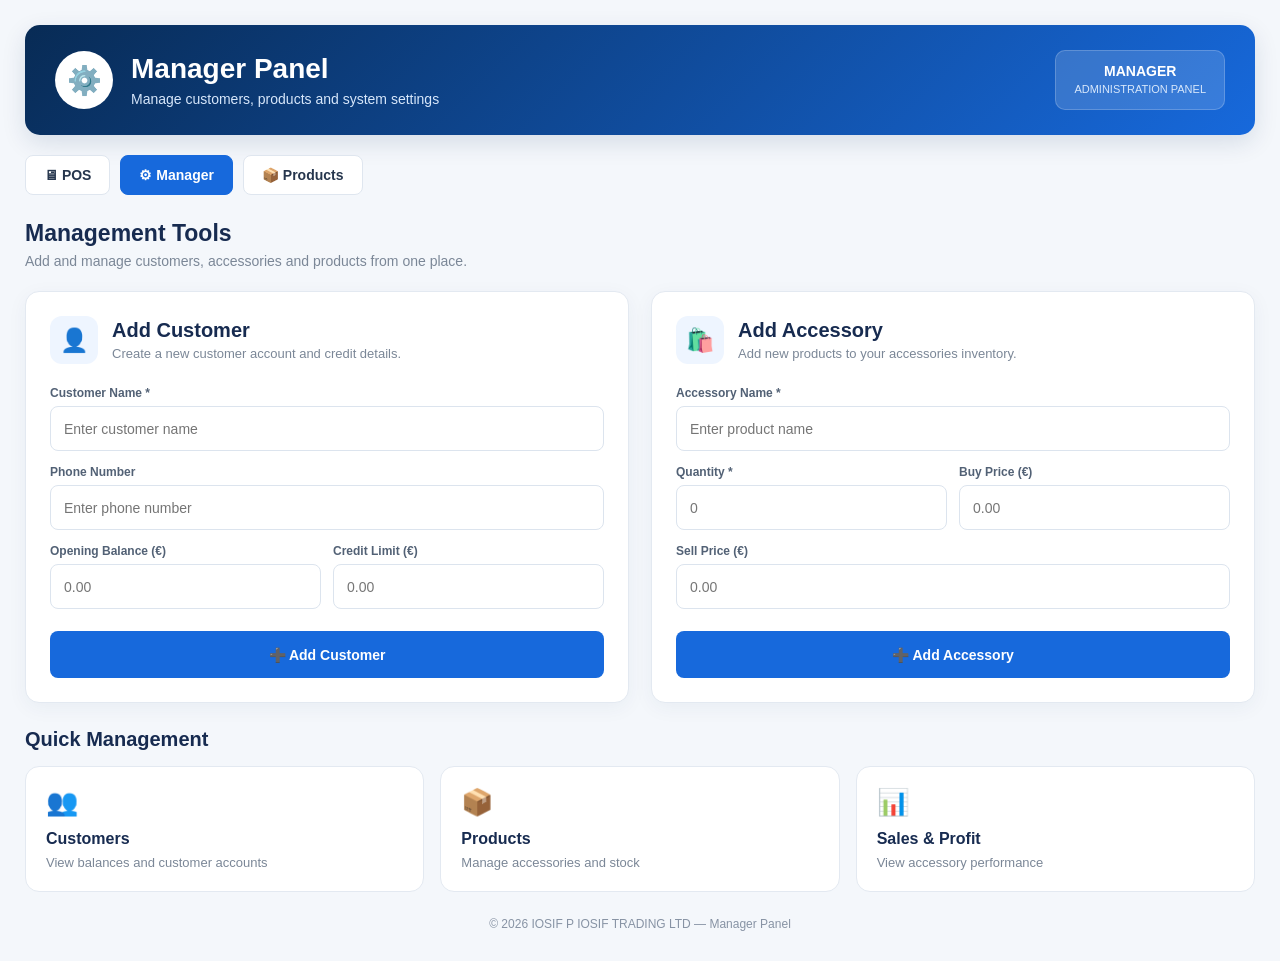
<file: templates/manager.html>
<!DOCTYPE html>
<html lang="en">
<head>
    <meta charset="UTF-8">
    <meta name="viewport" content="width=device-width, initial-scale=1.0">

    <title>Manager Panel - IOSIF FUELS POS</title>

    <style>
        * {
            box-sizing: border-box;
        }

        body {
            margin: 0;
            font-family: Arial, Helvetica, sans-serif;
            background: #f4f7fb;
            color: #172033;
        }

        a {
            text-decoration: none;
        }

        .page {
            max-width: 1400px;
            margin: auto;
            padding: 25px;
        }

        /* HEADER */

        .header {
            background: linear-gradient(135deg, #082b55, #1769dc);
            color: white;
            padding: 25px 30px;
            border-radius: 15px;
            display: flex;
            justify-content: space-between;
            align-items: center;
            box-shadow: 0 8px 25px rgba(10, 45, 90, 0.12);
        }

        .header-left {
            display: flex;
            align-items: center;
            gap: 18px;
        }

        .header-icon {
            width: 58px;
            height: 58px;
            background: white;
            color: #1769dc;
            border-radius: 50%;
            display: flex;
            align-items: center;
            justify-content: center;
            font-size: 28px;
        }

        .header h1 {
            margin: 0;
            font-size: 28px;
        }

        .header p {
            margin: 6px 0 0;
            color: #d7e7fb;
            font-size: 14px;
        }

        .manager-badge {
            background: rgba(255,255,255,0.15);
            border: 1px solid rgba(255,255,255,0.2);
            padding: 12px 18px;
            border-radius: 10px;
            text-align: center;
        }

        .manager-badge strong {
            display: block;
            font-size: 14px;
        }

        .manager-badge span {
            font-size: 11px;
            color: #d7e7fb;
            text-transform: uppercase;
        }

        /* NAVIGATION */

        .nav {
            display: flex;
            gap: 10px;
            margin: 20px 0 25px;
            flex-wrap: wrap;
        }

        .nav a {
            padding: 11px 18px;
            background: white;
            border: 1px solid #dfe6ef;
            border-radius: 8px;
            color: #26364d;
            font-weight: 700;
            font-size: 14px;
            transition: 0.2s;
        }

        .nav a:hover {
            color: #1769dc;
            border-color: #1769dc;
        }

        .nav a.active {
            background: #1769dc;
            color: white;
            border-color: #1769dc;
        }

        /* INTRO */

        .section-title {
            margin: 0 0 6px;
            font-size: 23px;
            color: #172b50;
        }

        .section-description {
            margin: 0 0 22px;
            color: #7b8797;
            font-size: 14px;
        }

        /* GRID */

        .manager-grid {
            display: grid;
            grid-template-columns: repeat(2, minmax(0, 1fr));
            gap: 22px;
        }

        /* CARD */

        .card {
            background: white;
            border: 1px solid #e3e9f1;
            border-radius: 14px;
            padding: 24px;
            box-shadow: 0 5px 20px rgba(20, 50, 90, 0.05);
        }

        .card-header {
            display: flex;
            align-items: center;
            gap: 14px;
            margin-bottom: 22px;
        }

        .card-icon {
            width: 48px;
            height: 48px;
            border-radius: 12px;
            background: #eef5ff;
            display: flex;
            align-items: center;
            justify-content: center;
            font-size: 23px;
        }

        .card-header h2 {
            margin: 0;
            font-size: 20px;
            color: #172b50;
        }

        .card-header p {
            margin: 4px 0 0;
            color: #7b8797;
            font-size: 13px;
        }

        /* FORM */

        .form-group {
            margin-bottom: 14px;
        }

        label {
            display: block;
            margin-bottom: 6px;
            font-size: 12px;
            font-weight: 700;
            color: #526175;
        }

        input {
            width: 100%;
            height: 45px;
            border: 1px solid #dce4ee;
            border-radius: 8px;
            padding: 0 13px;
            font-size: 14px;
            outline: none;
            transition: 0.2s;
        }

        input:focus {
            border-color: #1769dc;
            box-shadow: 0 0 0 3px rgba(23,105,220,0.08);
        }

        .form-row {
            display: grid;
            grid-template-columns: 1fr 1fr;
            gap: 12px;
        }

        /* BUTTON */

        .submit-btn {
            width: 100%;
            height: 47px;
            margin-top: 8px;
            border: none;
            border-radius: 8px;
            background: #1769dc;
            color: white;
            font-size: 14px;
            font-weight: 700;
            cursor: pointer;
            transition: 0.2s;
        }

        .submit-btn:hover {
            background: #1058bd;
        }

        /* QUICK MANAGEMENT */

        .quick-section {
            margin-top: 25px;
        }

        .quick-title {
            margin: 0 0 15px;
            font-size: 20px;
            color: #172b50;
        }

        .quick-grid {
            display: grid;
            grid-template-columns: repeat(3, 1fr);
            gap: 16px;
        }

        .quick-card {
            background: white;
            border: 1px solid #e3e9f1;
            border-radius: 14px;
            padding: 20px;
            transition: 0.2s;
            color: #172033;
        }

        .quick-card:hover {
            transform: translateY(-2px);
            border-color: #1769dc;
            box-shadow: 0 8px 22px rgba(20, 50, 90, 0.08);
        }

        .quick-icon {
            font-size: 26px;
            margin-bottom: 12px;
        }

        .quick-card strong {
            display: block;
            color: #172b50;
            margin-bottom: 5px;
        }

        .quick-card span {
            color: #7b8797;
            font-size: 13px;
        }

        /* FOOTER */

        .footer {
            text-align: center;
            padding: 25px 0 5px;
            color: #8793a4;
            font-size: 12px;
        }

        /* MOBILE */

        @media (max-width: 850px) {

            .page {
                padding: 15px;
            }

            .header {
                padding: 20px;
            }

            .header h1 {
                font-size: 22px;
            }

            .manager-badge {
                display: none;
            }

            .manager-grid {
                grid-template-columns: 1fr;
            }

            .quick-grid {
                grid-template-columns: 1fr;
            }
        }

        @media (max-width: 500px) {

            .form-row {
                grid-template-columns: 1fr;
            }
        }

    </style>
</head>

<body>

<div class="page">

    <!-- HEADER -->

    <div class="header">

        <div class="header-left">

            <div class="header-icon">
                ⚙️
            </div>

            <div>
                <h1>Manager Panel</h1>
                <p>Manage customers, products and system settings</p>
            </div>

        </div>

        <div class="manager-badge">
            <strong>MANAGER</strong>
            <span>Administration Panel</span>
        </div>

    </div>


    <!-- NAVIGATION -->

    <div class="nav">

        <a href="/">
            🖥 POS
        </a>

        <a href="/manager" class="active">
            ⚙ Manager
        </a>

        <a href="/products">
            📦 Products
        </a>

    </div>


    <!-- INTRO -->

    <h2 class="section-title">
        Management Tools
    </h2>

    <p class="section-description">
        Add and manage customers, accessories and products from one place.
    </p>


    <!-- FORMS -->

    <div class="manager-grid">


        <!-- ADD CUSTOMER -->

        <div class="card">

            <div class="card-header">

                <div class="card-icon">
                    👤
                </div>

                <div>
                    <h2>Add Customer</h2>
                    <p>Create a new customer account and credit details.</p>
                </div>

            </div>


            <form method="POST" action="/add_customer">

                <div class="form-group">

                    <label>Customer Name *</label>

                    <input
                        name="name"
                        placeholder="Enter customer name"
                        required
                    >

                </div>


                <div class="form-group">

                    <label>Phone Number</label>

                    <input
                        name="phone"
                        placeholder="Enter phone number"
                    >

                </div>


                <div class="form-row">

                    <div class="form-group">

                        <label>Opening Balance (€)</label>

                        <input
                            name="opening_balance"
                            type="number"
                            step="0.01"
                            placeholder="0.00"
                        >

                    </div>


                    <div class="form-group">

                        <label>Credit Limit (€)</label>

                        <input
                            name="credit_limit"
                            type="number"
                            step="0.01"
                            placeholder="0.00"
                        >

                    </div>

                </div>


                <button type="submit" class="submit-btn">
                    ➕ Add Customer
                </button>

            </form>

        </div>


        <!-- ADD ACCESSORY -->

        <div class="card">

            <div class="card-header">

                <div class="card-icon">
                    🛍️
                </div>

                <div>
                    <h2>Add Accessory</h2>
                    <p>Add new products to your accessories inventory.</p>
                </div>

            </div>


            <form method="POST" action="/add_accessory">

                <div class="form-group">

                    <label>Accessory Name *</label>

                    <input
                        name="name"
                        placeholder="Enter product name"
                        required
                    >

                </div>


                <div class="form-row">

                    <div class="form-group">

                        <label>Quantity *</label>

                        <input
                            name="qty"
                            type="number"
                            placeholder="0"
                            required
                        >

                    </div>


                    <div class="form-group">

                        <label>Buy Price (€)</label>

                        <input
                            name="buy_price"
                            type="number"
                            step="0.01"
                            placeholder="0.00"
                        >

                    </div>

                </div>


                <div class="form-group">

                    <label>Sell Price (€)</label>

                    <input
                        name="sell_price"
                        type="number"
                        step="0.01"
                        placeholder="0.00"
                    >

                </div>


                <button type="submit" class="submit-btn">
                    ➕ Add Accessory
                </button>

            </form>

        </div>

    </div>


    <!-- QUICK MANAGEMENT -->

    <div class="quick-section">

        <h2 class="quick-title">
            Quick Management
        </h2>


        <div class="quick-grid">

            <a href="/customers" class="quick-card">

                <div class="quick-icon">
                    👥
                </div>

                <strong>Customers</strong>

                <span>
                    View balances and customer accounts
                </span>

            </a>


            <a href="/products" class="quick-card">

                <div class="quick-icon">
                    📦
                </div>

                <strong>Products</strong>

                <span>
                    Manage accessories and stock
                </span>

            </a>


            <a href="/accessories_statement" class="quick-card">

                <div class="quick-icon">
                    📊
                </div>

                <strong>Sales & Profit</strong>

                <span>
                    View accessory performance
                </span>

            </a>

        </div>

    </div>


    <!-- FOOTER -->

    <div class="footer">
        © 2026 IOSIF P IOSIF TRADING LTD — Manager Panel
    </div>

</div>

</body>
</html>
</file>
